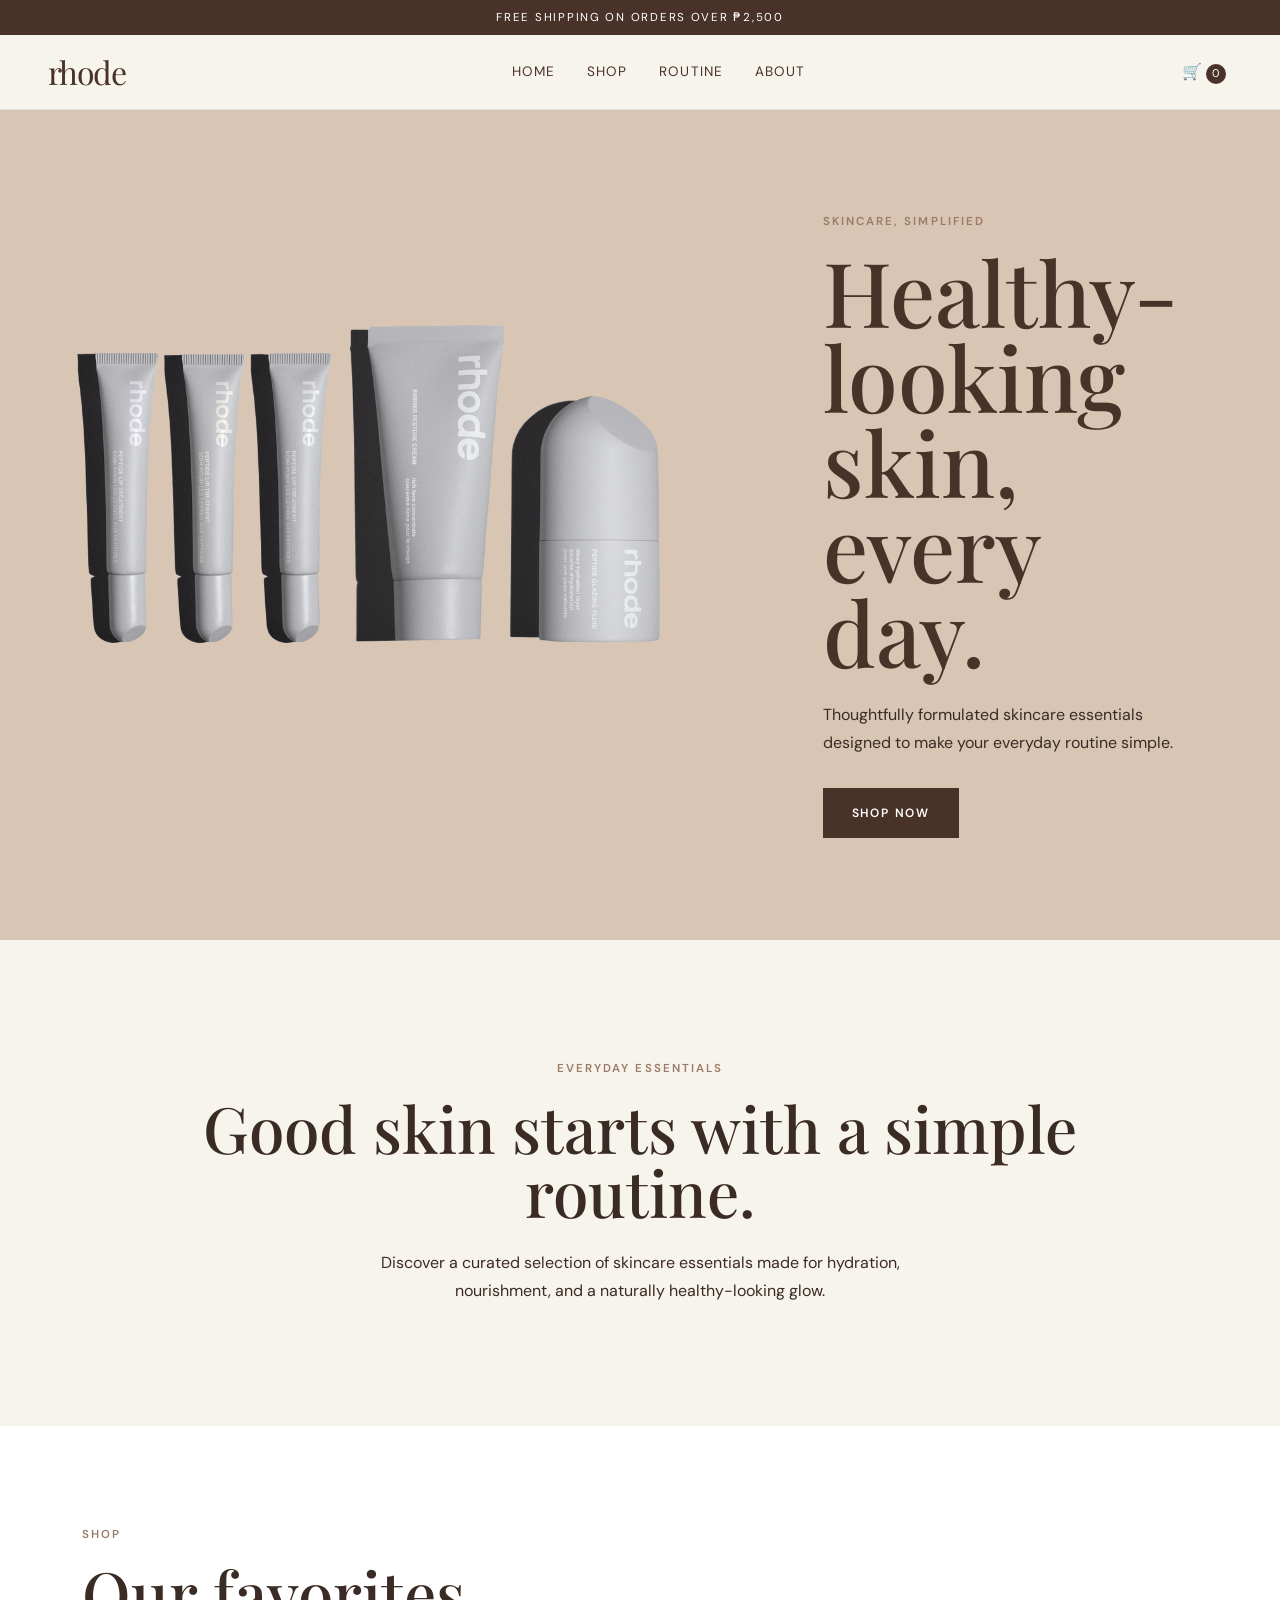
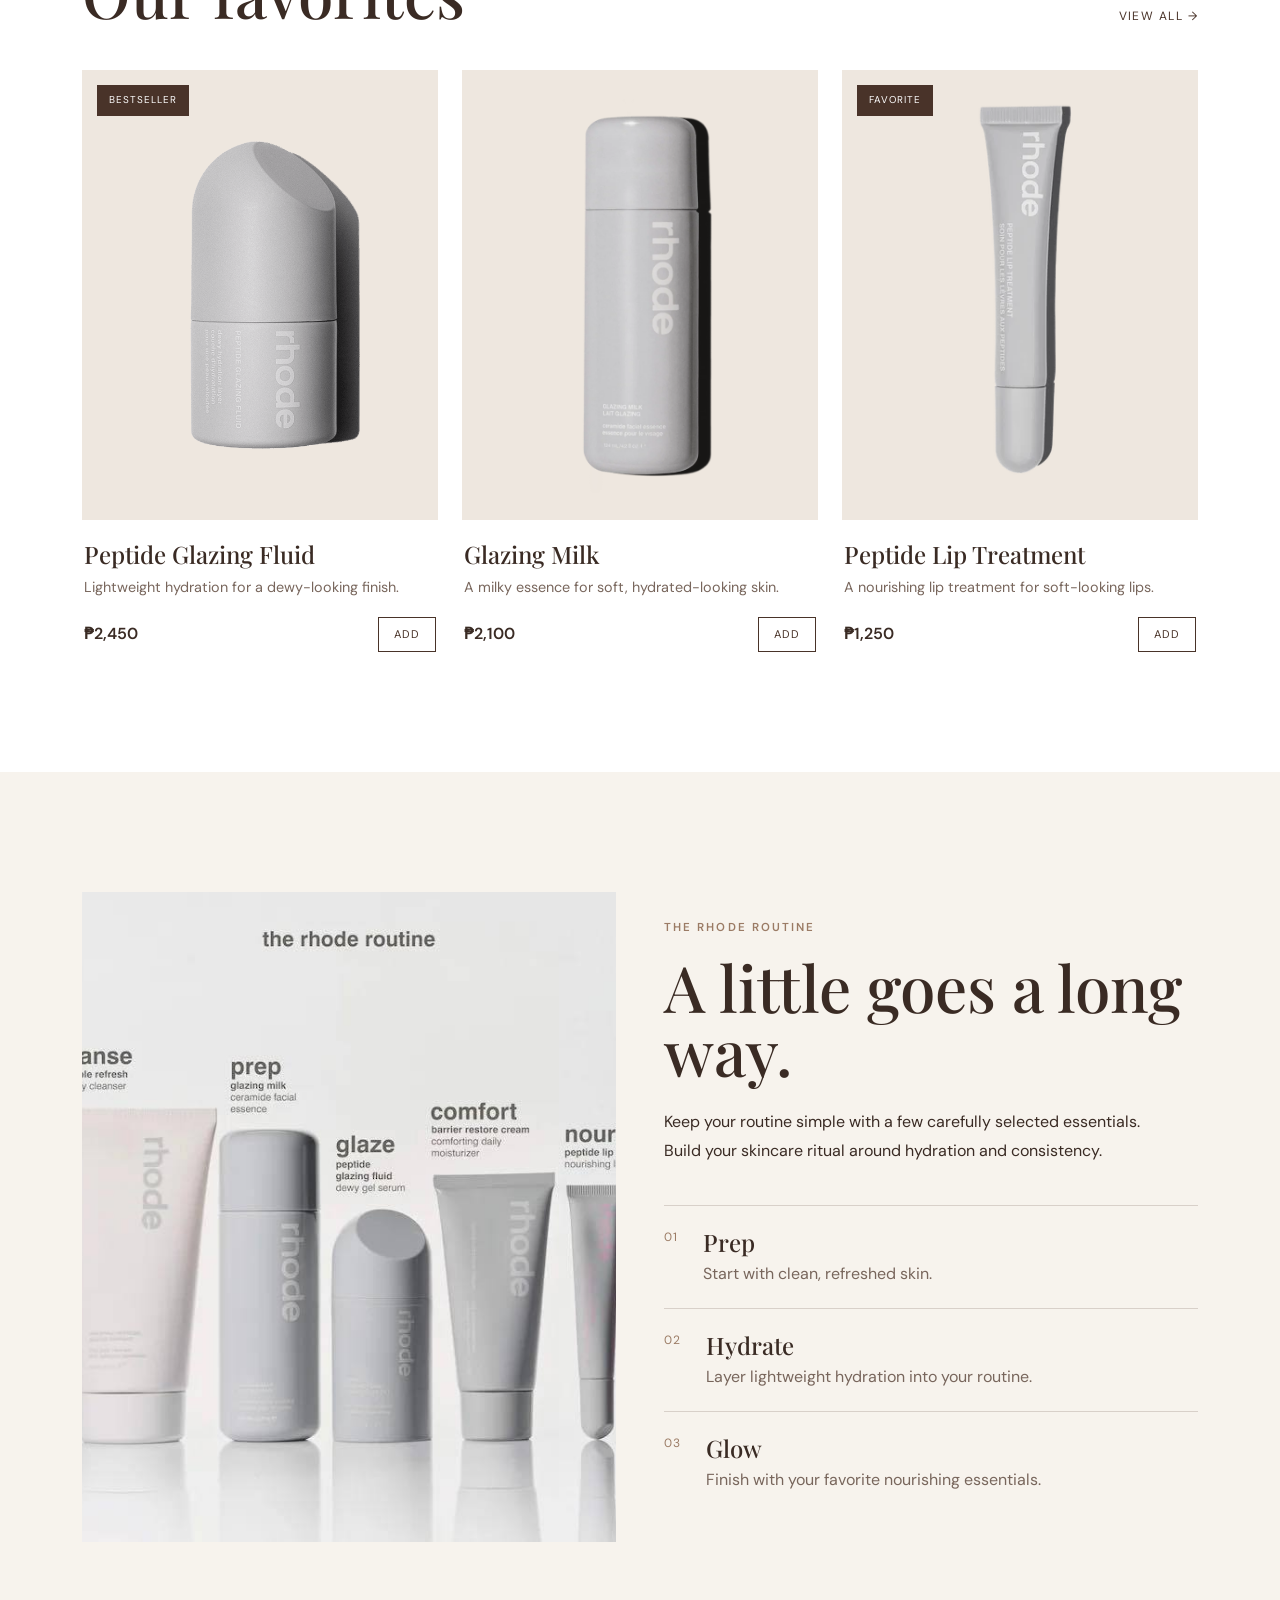
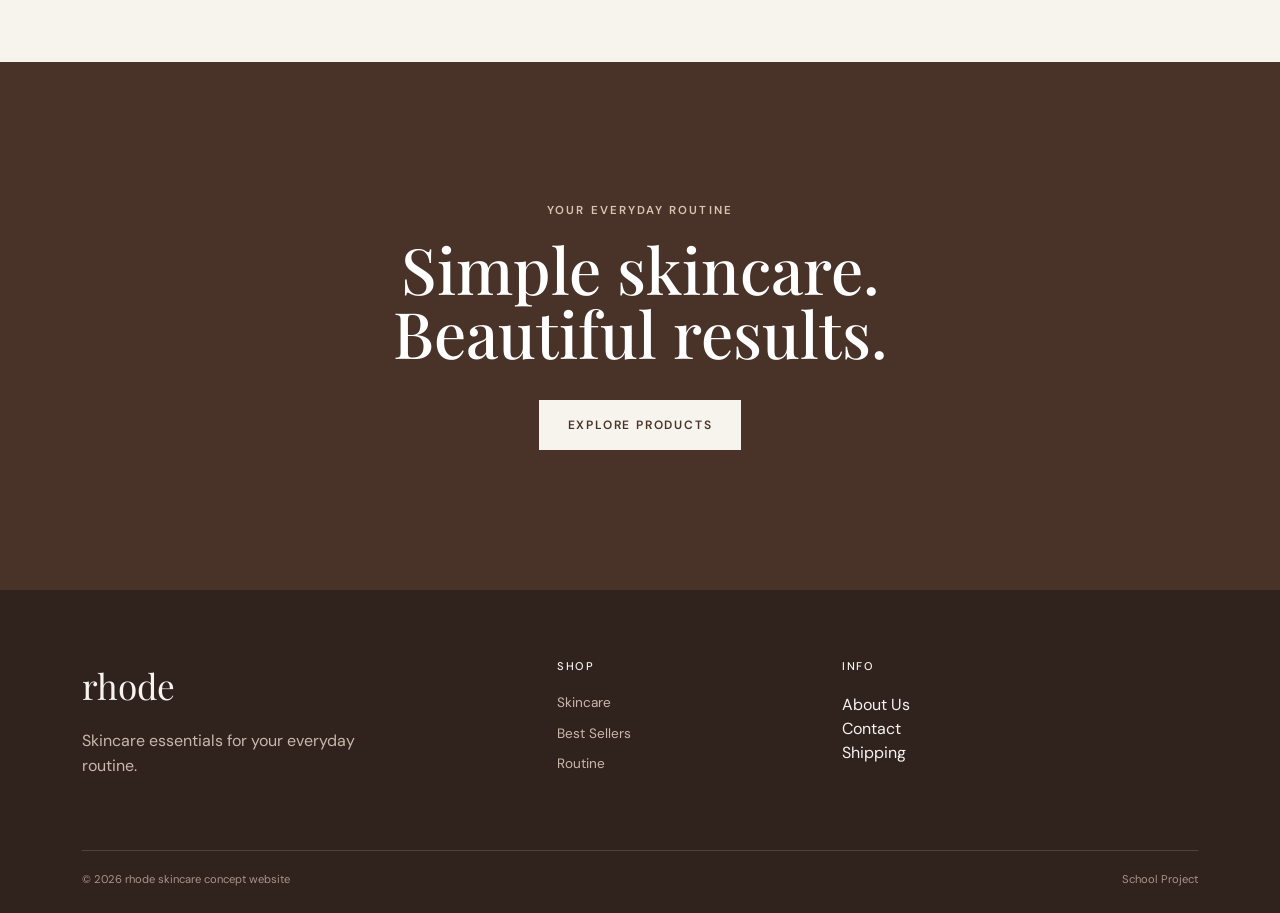
<file: index.html>
<!DOCTYPE html>
<html lang="en">
<head>
    <meta charset="UTF-8">
    <meta name="viewport" content="width=device-width, initial-scale=1.0">
    <title>rhode — Skincare Essentials</title>

    <!-- Bootstrap CSS -->
    <link href="https://cdn.jsdelivr.net/npm/bootstrap@5.3.3/dist/css/bootstrap.min.css" rel="stylesheet">

    <!-- Google Font -->
    <link rel="preconnect" href="https://fonts.googleapis.com">
    <link rel="preconnect" href="https://fonts.gstatic.com" crossorigin>
    <link href="https://fonts.googleapis.com/css2?family=DM+Sans:wght@400;500;600&family=Playfair+Display:wght@500;600&display=swap" rel="stylesheet">

    <!-- Our CSS -->
    <link rel="stylesheet" href="style.css">
</head>

<body>

    <!-- Announcement Bar -->
    <div class="announcement">
        FREE SHIPPING ON ORDERS OVER ₱2,500
    </div>

    <!-- Navigation -->
    <nav class="navbar navbar-expand-lg main-nav sticky-top">
        <div class="container-fluid px-4 px-lg-5">
            <a class="navbar-brand logo" href="index.html">rhode</a>

            <button class="navbar-toggler" type="button" data-bs-toggle="collapse" data-bs-target="#mainMenu">
                <span class="navbar-toggler-icon"></span>
            </button>

            <div class="collapse navbar-collapse" id="mainMenu">
                <ul class="navbar-nav mx-auto gap-lg-3">
                    <li class="nav-item"><a class="nav-link" href="index.html">Home</a></li>
                    <li class="nav-item"><a class="nav-link" href="#shop">Shop</a></li>
                    <li class="nav-item"><a class="nav-link" href="#routine">Routine</a></li>
                    <li class="nav-item"><a class="nav-link" href="about.html">About</a></li>
                </ul>

                <div class="nav-icons">
                    <button class="icon-btn" onclick="showCart()" aria-label="Shopping cart">🛒 <span id="cartCount">0</span></button>
                </div>
            </div>
        </div>
    </nav>

    <!-- Hero -->
    <section class="hero">
        <div class="hero-image">
            <!-- REPLACE THIS IMAGE:
                 Put your own image inside the images folder and change hero.jpg below -->
            <img src="images/hrro.png" alt="Rhode skincare products">
        </div>

        <div class="hero-content">
            <p class="eyebrow">SKINCARE, SIMPLIFIED</p>
            <h1>Healthy-looking skin, every day.</h1>
            <p class="hero-text">
                Thoughtfully formulated skincare essentials designed to make your everyday routine simple.
            </p>
            <a href="#shop" class="btn brown-btn">SHOP NOW</a>
        </div>
    </section>

    <!-- Intro -->
    <section class="intro-section container">
        <p class="eyebrow">EVERYDAY ESSENTIALS</p>
        <h2>Good skin starts with a simple routine.</h2>
        <p>
            Discover a curated selection of skincare essentials made for hydration,
            nourishment, and a naturally healthy-looking glow.
        </p>
    </section>

    <!-- Products -->
    <section id="shop" class="products-section">
        <div class="container">
            <div class="section-heading">
                <div>
                    <p class="eyebrow">SHOP</p>
                    <h2>Our favorites</h2>
                </div>
                <span href="#shop" class="text-link">VIEW ALL →</span>
            </div>

            <div class="row g-4">

                <!-- Product 1 -->
                <div class="col-12 col-md-6 col-lg-4">
                    <div class="product-card">
                        <div class="product-image">
                            <!-- REPLACE WITH YOUR RHODE IMAGE -->
                            <img src="images/product1.jpg.png" alt="Rhode Peptide Glazing Fluid">
                            <span class="badge-label">BESTSELLER</span>
                        </div>
                        <div class="product-info">
                            <h3>Peptide Glazing Fluid</h3>
                            <p>Lightweight hydration for a dewy-looking finish.</p>
                            <div class="product-bottom">
                                <span>₱2,450</span>
                                <button class="add-btn" onclick="addToCart('Peptide Glazing Fluid')">ADD</button>
                            </div>
                        </div>
                    </div>
                </div>

                <!-- Product 2 -->
                <div class="col-12 col-md-6 col-lg-4">
                    <div class="product-card">
                        <div class="product-image">
                            <!-- REPLACE WITH YOUR RHODE IMAGE -->
                            <img src="images/product2.webp" alt="Rhode Glazing Milk">
                        </div>
                        <div class="product-info">
                            <h3>Glazing Milk</h3>
                            <p>A milky essence for soft, hydrated-looking skin.</p>
                            <div class="product-bottom">
                                <span>₱2,100</span>
                                <button class="add-btn" onclick="addToCart('Glazing Milk')">ADD</button>
                            </div>
                        </div>
                    </div>
                </div>

                <!-- Product 3 -->
                <div class="col-12 col-md-6 col-lg-4">
                    <div class="product-card">
                        <div class="product-image">
                            <!-- REPLACE WITH YOUR RHODE IMAGE -->
                            <img src="images/product3.webp" alt="Rhode Peptide Lip Treatment">
                            <span class="badge-label">FAVORITE</span>
                        </div>
                        <div class="product-info">
                            <h3>Peptide Lip Treatment</h3>
                            <p>A nourishing lip treatment for soft-looking lips.</p>
                            <div class="product-bottom">
                                <span>₱1,250</span>
                                <button class="add-btn" onclick="addToCart('Peptide Lip Treatment')">ADD</button>
                            </div>
                        </div>
                    </div>
                </div>

            </div>
        </div>
    </section>

    <!-- Routine -->
    <section id="routine" class="routine-section">
        <div class="container">
            <div class="row align-items-center g-5">
                <div class="col-lg-6">
                    <!-- REPLACE WITH YOUR OWN ROUTINE IMAGE -->
                    <img src="images/routine.jpg" class="routine-image" alt="Skincare routine">
                </div>

                <div class="col-lg-6">
                    <p class="eyebrow">THE RHODE ROUTINE</p>
                    <h2>A little goes a long way.</h2>
                    <p class="routine-description">
                        Keep your routine simple with a few carefully selected essentials.
                        Build your skincare ritual around hydration and consistency.
                    </p>

                    <div class="routine-step">
                        <span>01</span>
                        <div>
                            <h3>Prep</h3>
                            <p>Start with clean, refreshed skin.</p>
                        </div>
                    </div>

                    <div class="routine-step">
                        <span>02</span>
                        <div>
                            <h3>Hydrate</h3>
                            <p>Layer lightweight hydration into your routine.</p>
                        </div>
                    </div>

                    <div class="routine-step">
                        <span>03</span>
                        <div>
                            <h3>Glow</h3>
                            <p>Finish with your favorite nourishing essentials.</p>
                        </div>
                    </div>
                </div>
            </div>
        </div>
    </section>

    <!-- CTA -->
    <section class="cta-section">
        <div class="container text-center">
            <p class="eyebrow">YOUR EVERYDAY ROUTINE</p>
            <h2>Simple skincare.<br>Beautiful results.</h2>
            <span href="#shop" class="btn light-btn">EXPLORE PRODUCTS</span>
        </div>
    </section>

    <!-- Footer -->
    <footer>
        <div class="container">
            <div class="row g-4">
                <div class="col-md-5">
                    <div class="footer-logo">rhode</div>
                    <p>Skincare essentials for your everyday routine.</p>
                </div>

                <div class="col-6 col-md-3">
                    <h4>SHOP</h4>
                    <a href="#shop">Skincare</a>
                    <a href="#shop">Best Sellers</a>
                    <a href="#routine">Routine</a>
                </div>

                <div class="col-6 col-md-4">
                    <h4>INFO</h4>
                    <span href="about.html">About Us</span>
                    <span href="#">Contact</span>
                    <span href="#">Shipping</span>
                </div>
            </div>

            <div class="footer-bottom">
                <span>© 2026 rhode skincare concept website</span>
                <span>School Project</span>
            </div>
        </div>
    </footer>

    <!-- Bootstrap JS -->
    <script src="https://cdn.jsdelivr.net/npm/bootstrap@5.3.3/dist/js/bootstrap.bundle.min.js"></script>

    <!-- Our JavaScript -->
    <script src="script.js"></script>
</body>
</html>
</file>
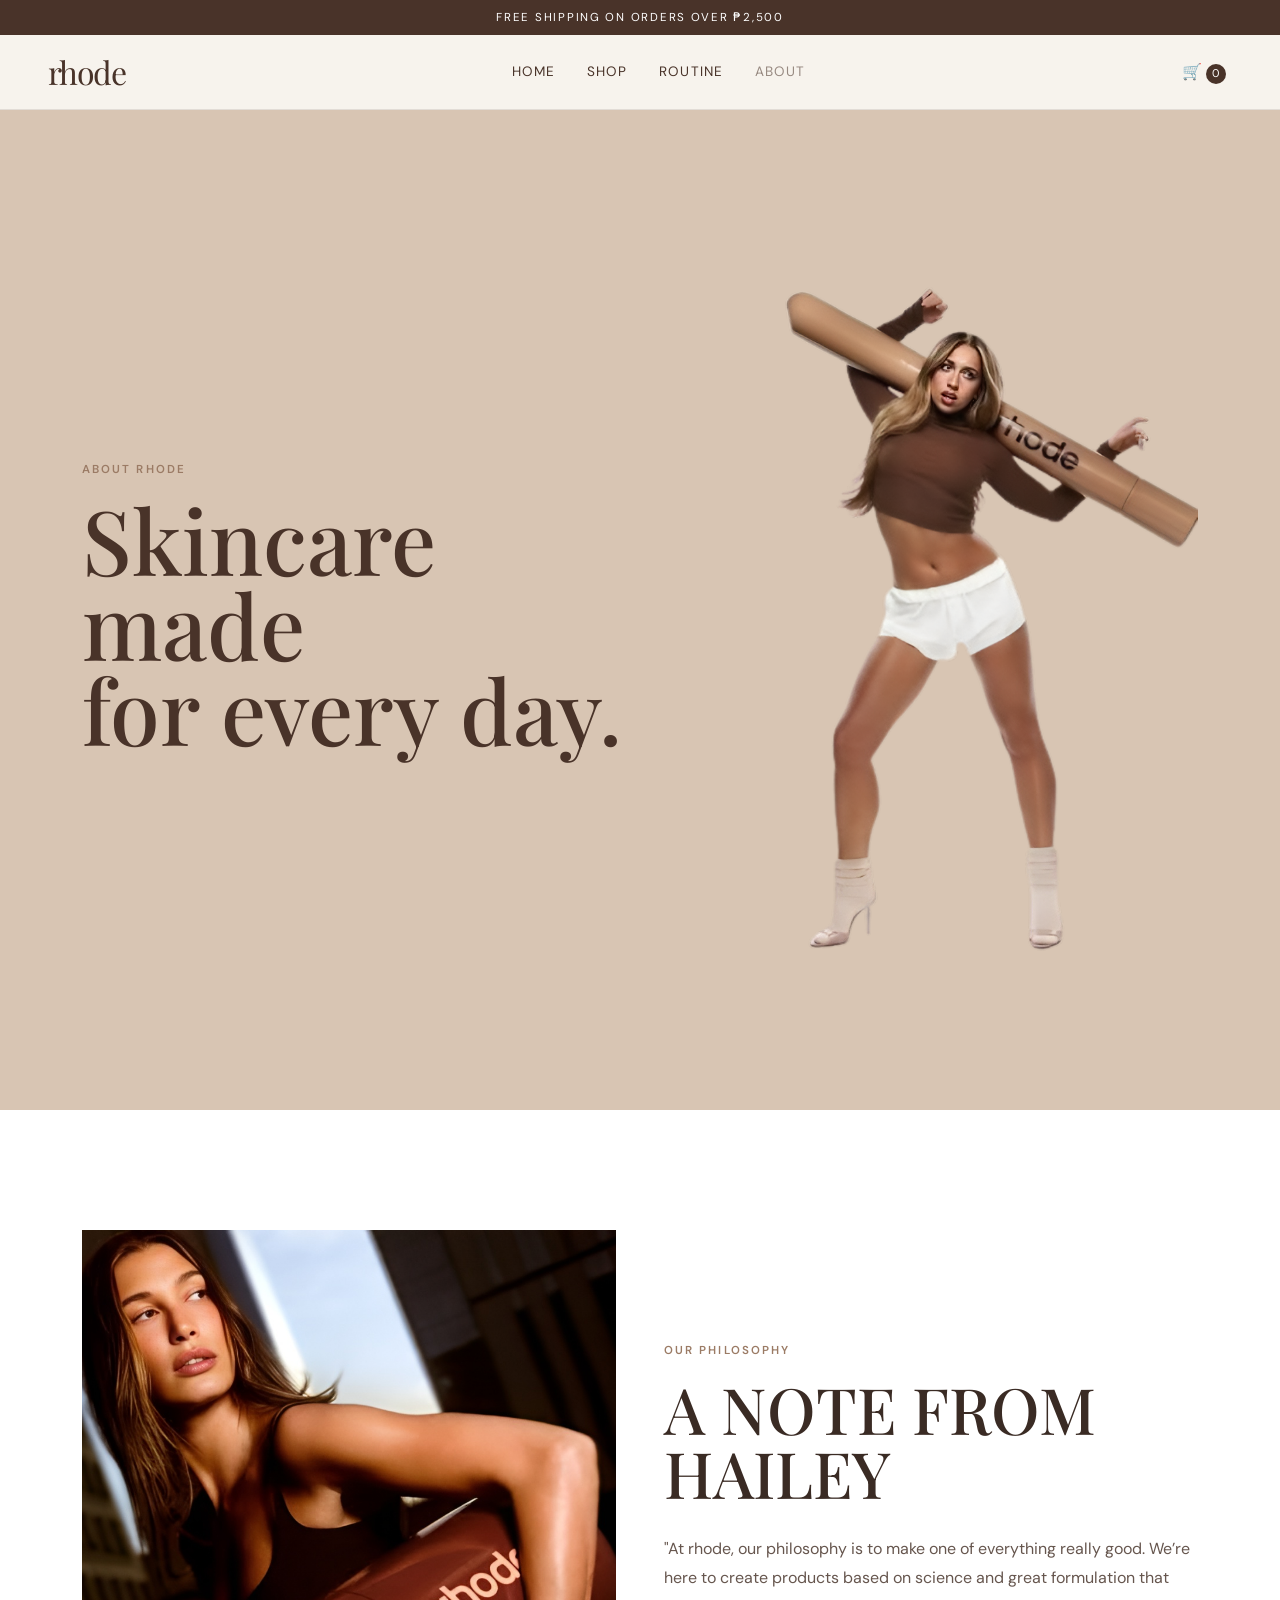
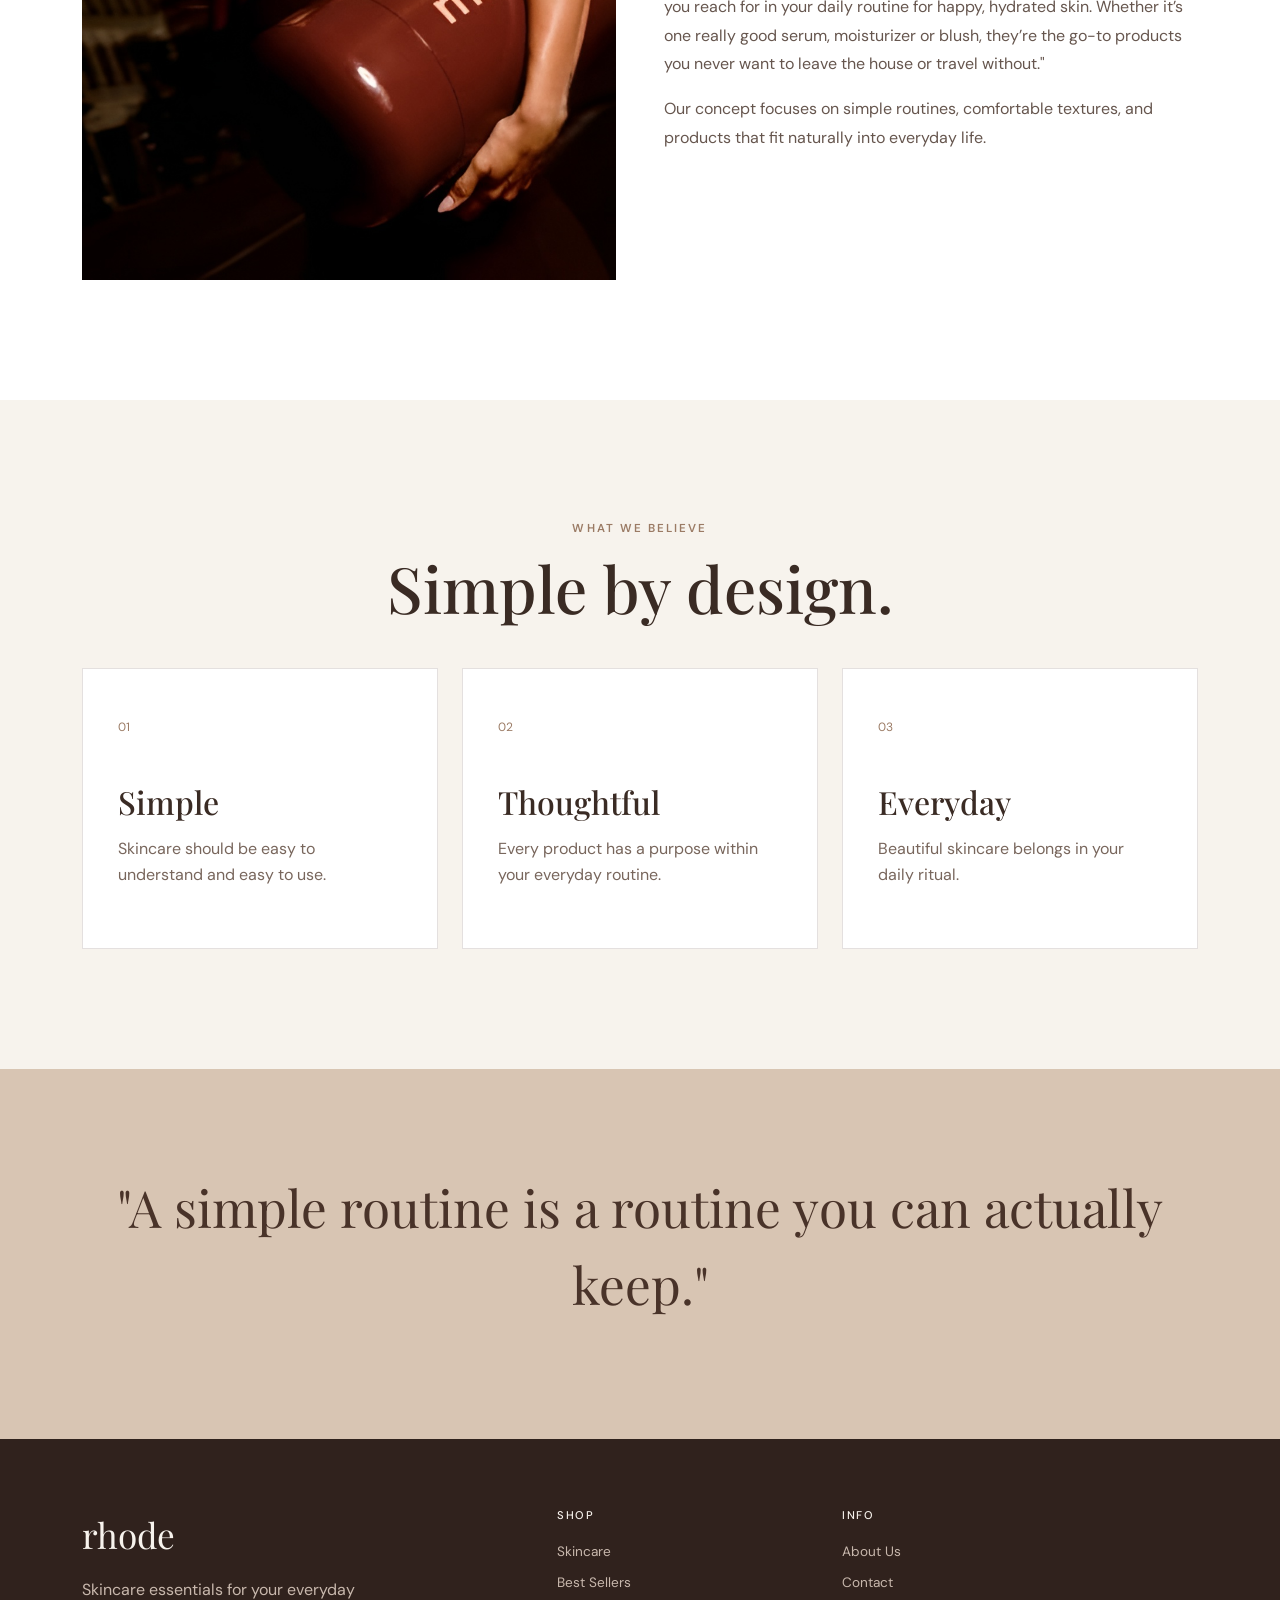
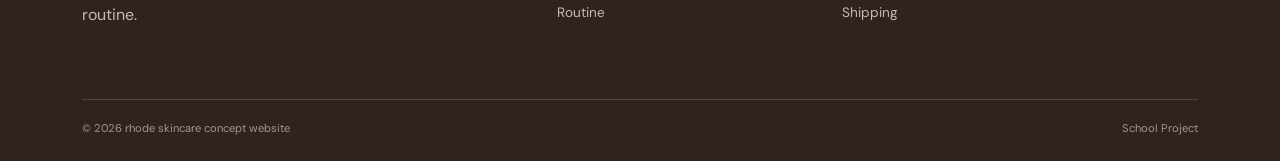
<file: about.html>
<!DOCTYPE html>
<html lang="en">
<head>
    <meta charset="UTF-8">
    <meta name="viewport" content="width=device-width, initial-scale=1.0">
    <title>About — rhode</title>

    <link href="https://cdn.jsdelivr.net/npm/bootstrap@5.3.3/dist/css/bootstrap.min.css" rel="stylesheet">

    <link rel="preconnect" href="https://fonts.googleapis.com">
    <link rel="preconnect" href="https://fonts.gstatic.com" crossorigin>
    <link href="https://fonts.googleapis.com/css2?family=DM+Sans:wght@400;500;600&family=Playfair+Display:wght@500;600&display=swap" rel="stylesheet">

    <link rel="stylesheet" href="style.css">
</head>

<body>

    <div class="announcement">
        FREE SHIPPING ON ORDERS OVER ₱2,500
    </div>

    <nav class="navbar navbar-expand-lg main-nav sticky-top">
        <div class="container-fluid px-4 px-lg-5">
            <a class="navbar-brand logo" href="index.html">rhode</a>

            <button class="navbar-toggler" type="button" data-bs-toggle="collapse" data-bs-target="#mainMenu">
                <span class="navbar-toggler-icon"></span>
            </button>

            <div class="collapse navbar-collapse" id="mainMenu">
                <ul class="navbar-nav mx-auto gap-lg-3">
                    <li class="nav-item"><a class="nav-link" href="index.html">Home</a></li>
                    <li class="nav-item"><a class="nav-link" href="index.html#shop">Shop</a></li>
                    <li class="nav-item"><a class="nav-link" href="index.html#routine">Routine</a></li>
                    <li class="nav-item"><a class="nav-link active" href="about.html">About</a></li>
                </ul>

                <div class="nav-icons">
                    <button class="icon-btn" onclick="showCart()" aria-label="Shopping cart">🛒 <span id="cartCount">0</span></button>
                </div>
            </div>
        </div>
    </nav>

    <!-- About Hero -->
<section class="about-hero">
    <div class="container">
        <div class="row align-items-center">
            
            <!-- LEFT COLUMN: TEXT -->
            <div class="col-lg-6">
                <p class="eyebrow">ABOUT RHODE</p>
                <h1>Skincare made<br>for every day.</h1>
            </div>

            <!-- RIGHT COLUMN: IMAGE -->
            <div class="col-lg-6">
                <img src="images/tate.png" class="about-hero-image" alt="Rhode skincare">
            </div>

        </div>
    </div>
</section>
    
    <!-- Story -->
    <section class="about-story">
        <div class="container">
            <div class="row align-items-center g-5">
                <div class="col-lg-6">
                    <!-- REPLACE WITH YOUR OWN IMAGE -->
                    <img src="images/ceo.jpg" class="about-image" alt="Rhode skincare collection">
                </div>

                <div class="col-lg-6">
                    <p class="eyebrow">OUR PHILOSOPHY</p>
                    <h2>A NOTE FROM HAILEY</h2>
                    <p>
                        "At rhode, our philosophy is to make one of everything 
                        really good. We’re here to create products based on 
                        science and great formulation that you reach for in your
                         daily routine for happy, hydrated skin. Whether it’s one 
                         really good serum, moisturizer or blush, they’re the go-to products you never want to leave the house or travel 
                         without."
                    </p>
                    <p>
                        Our concept focuses on simple routines, comfortable textures,
                        and products that fit naturally into everyday life.
                    </p>
                </div>
            </div>
        </div>
    </section>

    <!-- Values -->
    <section class="values-section">
        <div class="container">
            <div class="text-center mb-5">
                <p class="eyebrow">WHAT WE BELIEVE</p>
                <h2>Simple by design.</h2>
            </div>

            <div class="row g-4">
                <div class="col-md-4">
                    <div class="value-card">
                        <span>01</span>
                        <h3>Simple</h3>
                        <p>Skincare should be easy to understand and easy to use.</p>
                    </div>
                </div>

                <div class="col-md-4">
                    <div class="value-card">
                        <span>02</span>
                        <h3>Thoughtful</h3>
                        <p>Every product has a purpose within your everyday routine.</p>
                    </div>
                </div>

                <div class="col-md-4">
                    <div class="value-card">
                        <span>03</span>
                        <h3>Everyday</h3>
                        <p>Beautiful skincare belongs in your daily ritual.</p>
                    </div>
                </div>
            </div>
        </div>
    </section>

    <section class="about-quote">
        <div class="container text-center">
            <p>"A simple routine is a routine you can actually keep."</p>
        </div>
    </section>

    <footer>
        <div class="container">
            <div class="row g-4">
                <div class="col-md-5">
                    <div class="footer-logo">rhode</div>
                    <p>Skincare essentials for your everyday routine.</p>
                </div>

                <div class="col-6 col-md-3">
                    <h4>SHOP</h4>
                    <a href="index.html#shop">Skincare</a>
                    <a href="index.html#shop">Best Sellers</a>
                    <a href="index.html#routine">Routine</a>
                </div>

                <div class="col-6 col-md-4">
                    <h4>INFO</h4>
                    <a href="about.html">About Us</a>
                    <a href="#">Contact</a>
                    <a href="#">Shipping</a>
                </div>
            </div>

            <div class="footer-bottom">
                <span>© 2026 rhode skincare concept website</span>
                <span>School Project</span>
            </div>
        </div>
    </footer>

    <script src="https://cdn.jsdelivr.net/npm/bootstrap@5.3.3/dist/js/bootstrap.bundle.min.js"></script>
    <script src="script.js"></script>
</body>
</html>
</file>
<file: style.css>
/* ================================
   RHODE-INSPIRED SKINCARE WEBSITE
   ================================ */

:root {
    --cream: #f7f3ed;
    --light-brown: #d8c5b3;
    --medium-brown: #9b7b65;
    --dark-brown: #493329;
    --deep-brown: #30221d;
    --white: #ffffff;
    --text: #3a2b24;
}

* {
    box-sizing: border-box;
}

html {
    scroll-behavior: smooth;
}

body {
    margin: 0;
    font-family: "DM Sans", Arial, sans-serif;
    color: var(--text);
    background: var(--cream);
}

h1, h2, h3, h4, p {
    margin-top: 0;
}

h1, h2 {
    font-family: "Playfair Display", Georgia, serif;
    font-weight: 500;
}

h1 {
    font-size: clamp(3.5rem, 7vw, 7rem);
    line-height: .95;
}

h2 {
    font-size: clamp(2.4rem, 5vw, 4.5rem);
    line-height: 1;
}

.announcement {
    background: var(--dark-brown);
    color: var(--white);
    text-align: center;
    font-size: .72rem;
    letter-spacing: .15em;
    padding: 9px 15px;
}

.main-nav {
    background: rgba(247, 243, 237, .96);
    border-bottom: 1px solid rgba(73, 51, 41, .12);
    min-height: 75px;
}

.logo {
    font-family: "Playfair Display", Georgia, serif;
    color: var(--dark-brown) !important;
    font-size: 2rem;
    letter-spacing: -.05em;
}

.nav-link {
    color: var(--dark-brown) !important;
    font-size: .85rem;
    text-transform: uppercase;
    letter-spacing: .08em;
}

.nav-link:hover,
.nav-link.active {
    opacity: .55;
}

.icon-btn {
    border: 0;
    background: transparent;
    color: var(--dark-brown);
    font-size: 1rem;
    cursor: pointer;
}

#cartCount {
    display: inline-flex;
    justify-content: center;
    align-items: center;
    min-width: 20px;
    height: 20px;
    padding: 0 5px;
    border-radius: 50%;
    background: var(--dark-brown);
    color: white;
    font-size: .7rem;
}

.eyebrow {
    font-size: .72rem;
    letter-spacing: .18em;
    font-weight: 600;
    margin-bottom: 18px;
    color: var(--medium-brown);
}

/* HERO */

.hero {
    min-height: calc(100vh - 111px);
    display: grid;
    grid-template-columns: 1.15fr .85fr;
    background: var(--light-brown);
}

.hero-image {
    min-height: 650px;
    overflow: hidden;
}

.product-image img,
.routine-image,
.about-image {
    width: 100%;
    height: 100%;
    object-fit: cover;
    display: block;
}

.hero-image img {
    width: 90%;
    height: 90%;
    object-fit: contain;
    min-height: 650px;
    transform: translateX(45px);
    transition: transform .7s ease;
}

.hero-image:hover img {
    transform: scale(1.03);
}

.hero-content {
    display: flex;
    flex-direction: column;
    justify-content: center;
    padding: 8vw;
    background: var(--light-brown);
}

.hero-content h1 {
    color: var(--dark-brown);
    margin-bottom: 28px;
}

.hero-text {
    max-width: 420px;
    line-height: 1.7;
    font-size: 1rem;
    margin-bottom: 32px;
}

.btn {
    border-radius: 0;
    padding: 15px 28px;
    font-size: .75rem;
    font-weight: 600;
    letter-spacing: .15em;
    transition: all .25s ease;
}

.brown-btn {
    width: fit-content;
    background: var(--dark-brown);
    color: white;
}

.brown-btn:hover {
    background: var(--deep-brown);
    color: white;
    transform: translateY(-2px);
}

/* INTRO */

.intro-section {
    padding-top: 120px;
    padding-bottom: 120px;
    max-width: 900px;
    text-align: center;
}

.intro-section p:last-child {
    max-width: 600px;
    margin: 25px auto 0;
    line-height: 1.8;
}

/* PRODUCTS */

.products-section {
    padding: 100px 0;
    background: var(--white);
}

.section-heading {
    display: flex;
    justify-content: space-between;
    align-items: end;
    margin-bottom: 45px;
}

.section-heading h2 {
    margin-bottom: 0;
}

.text-link {
    color: var(--dark-brown);
    text-decoration: none;
    font-size: .75rem;
    letter-spacing: .12em;
}

.product-card {
    height: 100%;
}

.product-image {
    height: 450px;
    position: relative;
    overflow: hidden;
    background: #eee7df;
}

.product-image img {
    transition: transform .5s ease;
}

.product-card:hover .product-image img {
    transform: scale(1.04);
}

.badge-label {
    position: absolute;
    top: 15px;
    left: 15px;
    background: var(--dark-brown);
    color: white;
    padding: 8px 12px;
    font-size: .62rem;
    letter-spacing: .1em;
}

.product-info {
    padding: 20px 2px;
}

.product-info h3 {
    font-family: "Playfair Display", Georgia, serif;
    font-size: 1.5rem;
    font-weight: 500;
    margin-bottom: 8px;
}

.product-info p {
    color: #78665c;
    font-size: .9rem;
    line-height: 1.5;
    margin-bottom: 18px;
}

.product-bottom {
    display: flex;
    justify-content: space-between;
    align-items: center;
    font-weight: 600;
}

.add-btn {
    border: 1px solid var(--dark-brown);
    background: transparent;
    color: var(--dark-brown);
    padding: 8px 15px;
    font-size: .7rem;
    letter-spacing: .1em;
    cursor: pointer;
}

.add-btn:hover {
    background: var(--dark-brown);
    color: white;
}

/* ROUTINE */

.routine-section {
    padding: 120px 0;
    background: var(--cream);
}

.routine-image {
    height: 650px;
}

.routine-description {
    line-height: 1.8;
    max-width: 500px;
    margin: 25px 0 40px;
}

.routine-step {
    display: flex;
    gap: 25px;
    padding: 22px 0;
    border-top: 1px solid rgba(73, 51, 41, .18);
}

.routine-step > span {
    font-size: .75rem;
    color: var(--medium-brown);
    letter-spacing: .1em;
}

.routine-step h3 {
    font-family: "Playfair Display", Georgia, serif;
    font-size: 1.5rem;
    margin-bottom: 5px;
}

.routine-step p {
    margin-bottom: 0;
    color: #78665c;
}

/* CTA */

.cta-section {
    padding: 140px 20px;
    background: var(--dark-brown);
    color: white;
}

.cta-section .eyebrow {
    color: var(--light-brown);
}

.cta-section h2 {
    margin-bottom: 35px;
}

.light-btn {
    background: var(--cream);
    color: var(--dark-brown);
}

.light-btn:hover {
    background: white;
    color: var(--dark-brown);
    transform: translateY(-2px);
}

/* ABOUT */

.about-hero {
    padding: 150px 0;
    background: var(--light-brown);
}

.about-hero-image {
    width: 100%;
    height: 700px;
    object-fit: contain;
}

.about-hero h1 {
    color: var(--dark-brown);
    max-width: 900px;
}

.about-story {
    padding: 120px 0;
    background: var(--white);
}

.about-image {
    height: 650px;
}

.about-story p:not(.eyebrow) {
    line-height: 1.8;
    color: #66564e;
}

.about-story h2 {
    margin-bottom: 30px;
}

.values-section {
    padding: 120px 0;
}

.value-card {
    padding: 45px 35px;
    min-height: 260px;
    border: 1px solid rgba(73, 51, 41, .15);
    background: var(--white);
}

.value-card span {
    color: var(--medium-brown);
    font-size: .75rem;
}

.value-card h3 {
    font-family: "Playfair Display", Georgia, serif;
    font-size: 2rem;
    margin: 45px 0 15px;
}

.value-card p {
    color: #78665c;
    line-height: 1.6;
}

.about-quote {
    padding: 100px 20px;
    background: var(--light-brown);
}

.about-quote p {
    font-family: "Playfair Display", Georgia, serif;
    font-size: clamp(2rem, 4vw, 4rem);
    color: var(--dark-brown);
}

/* FOOTER */

footer {
    padding: 70px 0 25px;
    background: var(--deep-brown);
    color: var(--cream);
}

.footer-logo {
    font-family: "Playfair Display", Georgia, serif;
    font-size: 2.2rem;
    margin-bottom: 15px;
}

footer p {
    color: #c8b8ad;
    max-width: 300px;
    line-height: 1.6;
}

footer h4 {
    font-size: .7rem;
    letter-spacing: .15em;
    margin-bottom: 20px;
}

footer a {
    display: block;
    color: #c8b8ad;
    text-decoration: none;
    font-size: .85rem;
    margin-bottom: 10px;
}

footer a:hover {
    color: white;
}

.footer-bottom {
    border-top: 1px solid rgba(255,255,255,.15);
    margin-top: 55px;
    padding-top: 20px;
    display: flex;
    justify-content: space-between;
    color: #a89589;
    font-size: .7rem;
}

/* RESPONSIVE */

@media (max-width: 991px) {
    .hero {
        grid-template-columns: 1fr;
    }

    .hero-image,
    .hero-image img {
        min-height: 500px;
    }

    .hero-content {
        padding: 70px 8vw;
    }

    .product-image {
        height: 400px;
    }
}

@media (max-width: 767px) {
    h1 {
        font-size: 3.7rem;
    }

    h2 {
        font-size: 2.8rem;
    }

    .intro-section,
    .products-section,
    .routine-section,
    .about-story,
    .values-section {
        padding-top: 80px;
        padding-bottom: 80px;
    }

    .section-heading {
        align-items: start;
        flex-direction: column;
        gap: 20px;
    }

    .routine-image,
    .about-image {
        height: 450px;
    }

    .footer-bottom {
        flex-direction: column;
        gap: 10px;
    }
}

footer span {
    display: block;
}
</file>
